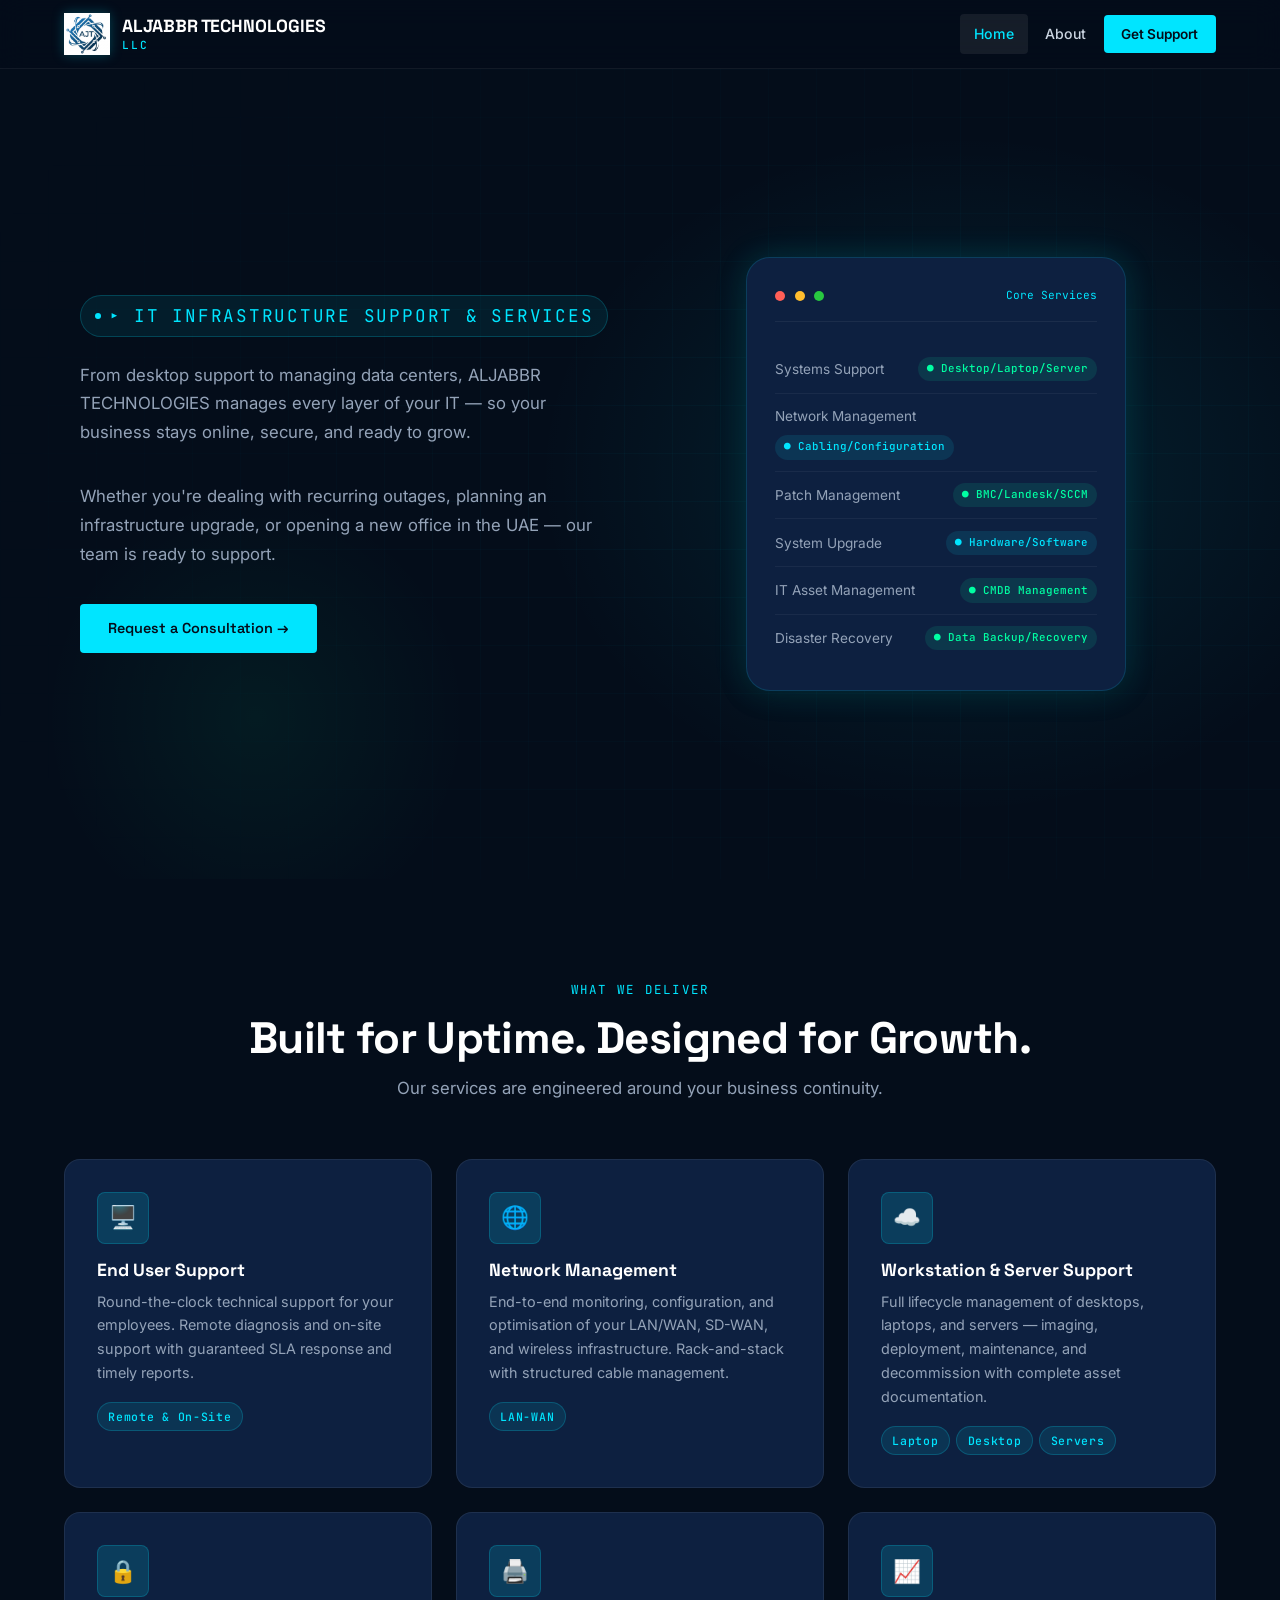
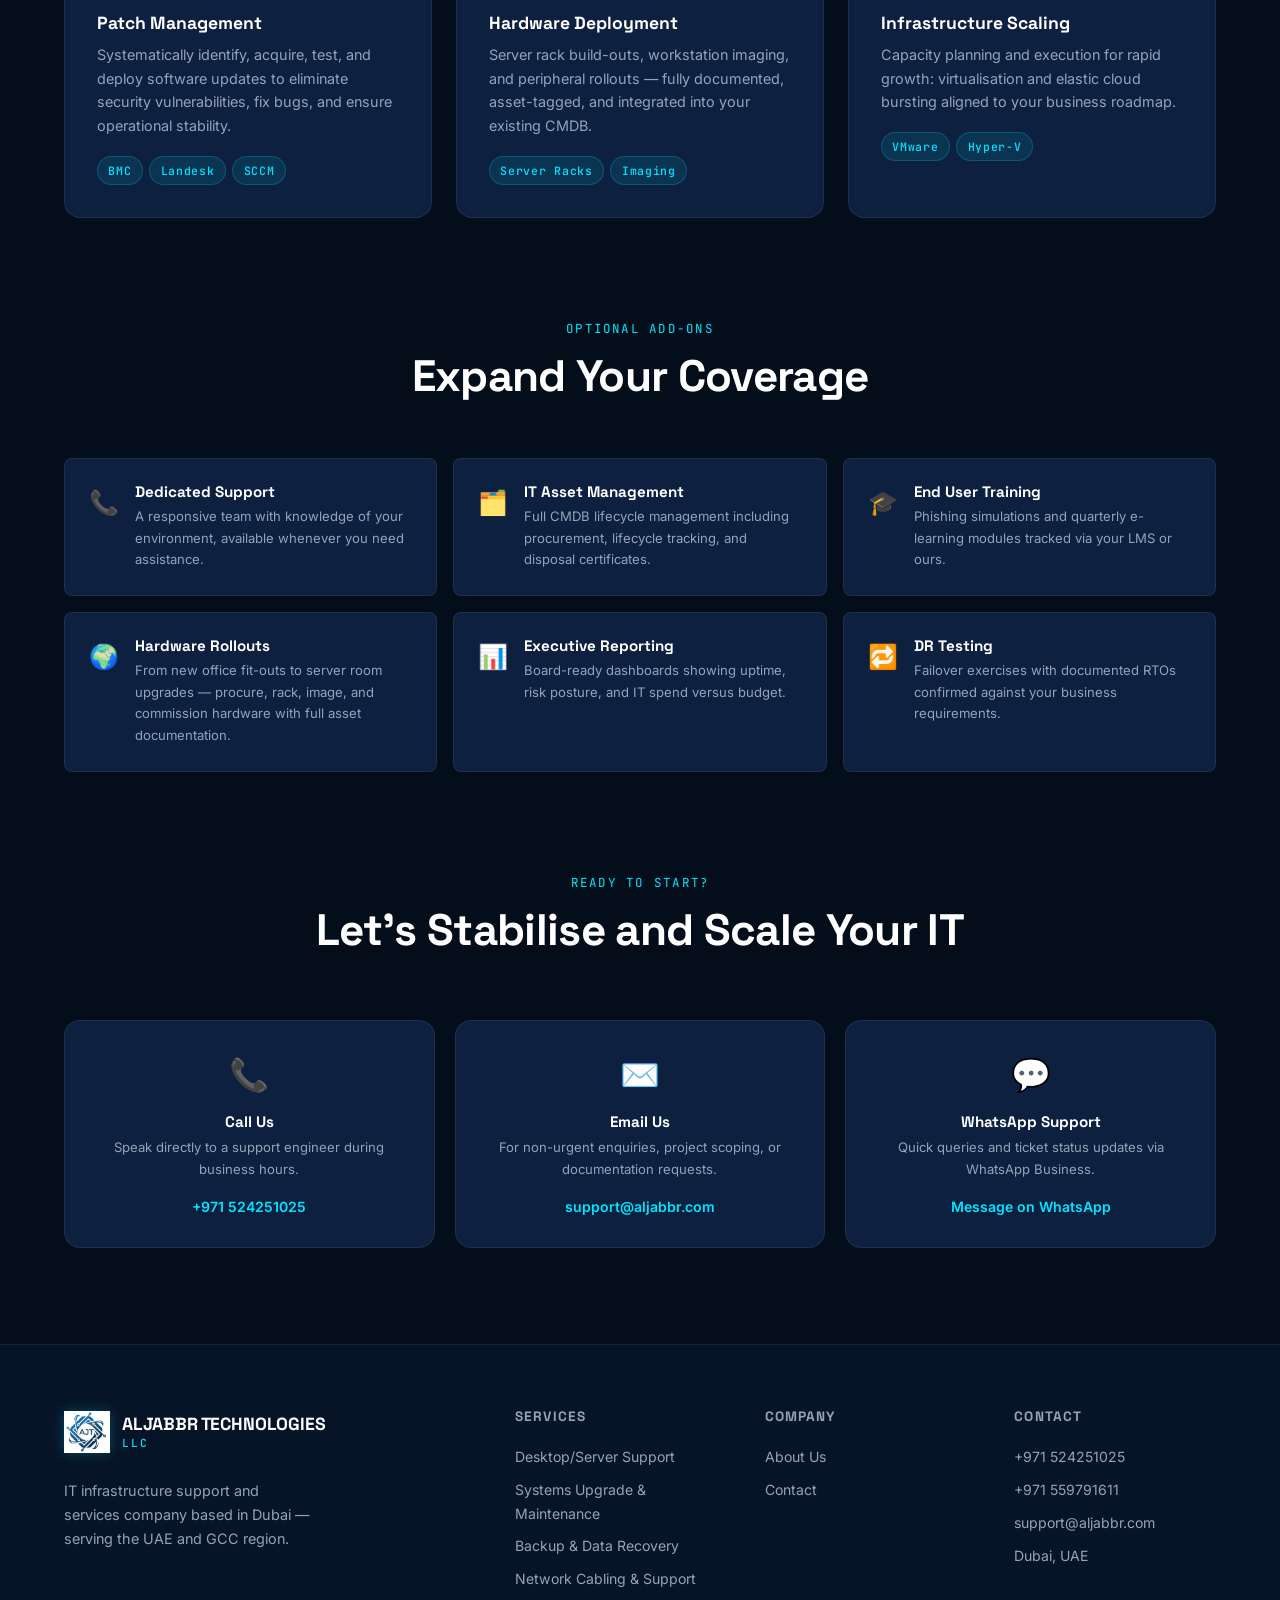
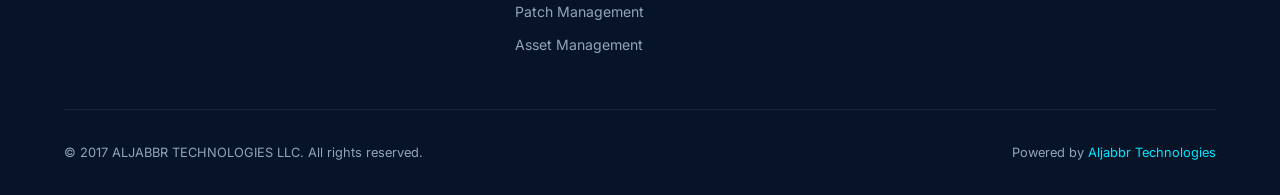
<file: index.html>
<!DOCTYPE html>
<html lang="en">
<head>
  <meta charset="UTF-8" />
  <meta name="viewport" content="width=device-width, initial-scale=1.0" />
  <title>ALJABBR TECHNOLOGIES LLC — IT Infrastructure &amp; Support Services</title>
  <meta name="description" content="Dubai-based IT infrastructure support: Desktop/Server Support, Network Management, Patch Management, and Hardware Deployment." />
  <link rel="stylesheet" href="style.css" />
  <style>
    /* ── Hero ── */
    .hero {
      min-height: 90vh;
      display: flex; align-items: center;
      background: var(--navy-950);
      position: relative; overflow: hidden;
      padding-block: 5rem;
    }
    .hero::before {
      content: '';
      position: absolute; inset: 0;
      background:
        radial-gradient(ellipse 55% 70% at 75% 50%, rgba(0,229,255,.1) 0%, transparent 60%),
        radial-gradient(ellipse 30% 50% at 20% 80%, rgba(0,255,163,.06) 0%, transparent 55%);
      pointer-events: none;
    }
    .hero::after {
      content: '';
      position: absolute; inset: 0;
      background-image: linear-gradient(rgba(0,229,255,.04) 1px, transparent 1px),
                        linear-gradient(90deg, rgba(0,229,255,.04) 1px, transparent 1px);
      background-size: 48px 48px;
      mask-image: radial-gradient(ellipse 80% 80% at 70% 50%, black, transparent);
      -webkit-mask-image: radial-gradient(ellipse 80% 80% at 70% 50%, black, transparent);
      pointer-events: none;
    }
    .hero__inner {
      display: grid; grid-template-columns: 1fr 1fr; gap: 4rem; align-items: center;
      max-width: var(--max-w); margin-inline: auto; padding-inline: 1.5rem;
      position: relative; z-index: 1;
    }
    .hero__badge {
      display: inline-flex; align-items: center; gap: .5rem;
      font-family: var(--font-mono); font-size: 1.1rem;
      color: var(--arc); letter-spacing: .1em;
      background: rgba(0,229,255,.08); border: 1px solid rgba(0,229,255,.2);
      padding: .35rem .85rem; border-radius: 99px;
      margin-bottom: 1.5rem;
    }
    .hero__badge::before {
      content: ''; width: 6px; height: 6px; border-radius: 50%;
      background: var(--arc);
      animation: pulse 2s infinite;
      flex-shrink: 0;
    }
    @keyframes pulse {
      0%,100% { opacity: 1; } 50% { opacity: .3; }
    }
    .hero h1 { margin-bottom: 1.25rem; }
    .hero h1 em {
      font-style: normal;
      background: linear-gradient(135deg, var(--arc), var(--green-accent));
      -webkit-background-clip: text; -webkit-text-fill-color: transparent;
      background-clip: text;
    }
    .hero__sub {
      font-size: 1.05rem; color: var(--slate-400);
      max-width: 48ch; margin-bottom: 2.25rem; line-height: 1.7;
    }
    .hero__actions { display: flex; gap: 1rem; flex-wrap: wrap; }

    /* Hero visual */
    .hero__visual {
      position: relative; display: flex; justify-content: center; align-items: center;
    }
    .hero__panel {
      background: var(--navy-800);
      border: 1px solid rgba(0,229,255,.15);
      border-radius: var(--radius-xl);
      padding: 1.75rem;
      width: 100%; max-width: 380px;
      box-shadow: var(--shadow-glow), var(--shadow-card);
    }
    .hero__panel-head {
      display: flex; align-items: center; gap: .6rem;
      margin-bottom: 1.5rem; padding-bottom: 1rem;
      border-bottom: 1px solid rgba(255,255,255,.06);
    }
    .dot { width: 10px; height: 10px; border-radius: 50%; flex-shrink: 0; }
    .dot-red   { background: #ff5f57; }
    .dot-amber { background: #ffbd2e; }
    .dot-green { background: #28c840; }
    .hero__panel-head span {
      margin-left: auto;
      font-family: var(--font-mono); font-size: .7rem; color: var(--arc);
    }
    .status-row {
      display: flex; align-items: center; justify-content: space-between;
      padding: .7rem 0; border-bottom: 1px solid rgba(255,255,255,.05);
      font-size: .85rem; gap: .5rem; flex-wrap: wrap;
    }
    .status-row:last-of-type { border-bottom: none; }
    .status-row .label { color: var(--slate-400); }
    .status-badge {
      font-family: var(--font-mono); font-size: .68rem;
      padding: .2rem .55rem; border-radius: 99px;
      font-weight: 500; white-space: nowrap; flex-shrink: 0;
    }
    .status-ok  { background: rgba(0,255,163,.1); color: var(--green-accent); }
    .status-act { background: rgba(0,229,255,.1); color: var(--arc); }
    .status-warn{ background: rgba(255,189,46,.1); color: #ffbd2e; }

    /* ── Services strip ── */
    .services-strip { padding-block: 2rem; border-bottom: 1px solid rgba(255,255,255,.06); }
    .services-strip__inner {
      max-width: var(--max-w); margin-inline: auto; padding-inline: 1.5rem;
      display: flex; align-items: center; gap: 2rem; flex-wrap: wrap;
    }
    .services-strip span { font-size: .8rem; color: var(--slate-400); letter-spacing: .06em; text-transform: uppercase; font-family: var(--font-mono); flex-shrink: 0; }
    .services-strip__items { display: flex; gap: 1.5rem; flex-wrap: wrap; }
    .services-strip__item { display: flex; align-items: center; gap: .5rem; font-size: .85rem; color: var(--slate-300); }
    .services-strip__item::before { content: ''; width: 6px; height: 6px; border-radius: 50%; background: var(--arc); flex-shrink: 0; }

    /* ── Core services cards ── */
    .service-card .icon-wrap { margin-bottom: 1rem; }
    .service-card h3 { font-size: 1.1rem; margin-bottom: .6rem; }
    .service-card p { font-size: .9rem; color: var(--slate-400); }
    .service-card__tags { display: flex; gap: .4rem; flex-wrap: wrap; margin-top: 1.1rem; }

    /* ── Why choose us ── */
    .why { background: var(--navy-900); }
    .why__grid { display: grid; grid-template-columns: 1fr 1.1fr; gap: 5rem; align-items: center; }
    .why__list { display: flex; flex-direction: column; gap: 1.25rem; margin-top: 2rem; }
    .why__item { display: flex; gap: 1rem; align-items: flex-start; }
    .why__item-icon {
      width: 40px; height: 40px; border-radius: var(--radius-sm);
      background: var(--arc-glow); border: 1px solid rgba(0,229,255,.2);
      display: flex; align-items: center; justify-content: center;
      font-size: 1.1rem; flex-shrink: 0; margin-top: .1rem;
    }
    .why__item-text h4 { margin-bottom: .3rem; font-size: 1rem; }
    .why__item-text p { font-size: .88rem; color: var(--slate-400); }

    /* ── Add-ons ── */
    .addon-grid { display: grid; grid-template-columns: repeat(3,1fr); gap: 1rem; }
    .addon-card {
      background: var(--navy-800);
      border: 1px solid rgba(255,255,255,.07);
      border-radius: var(--radius-md); padding: 1.5rem;
      display: flex; gap: 1rem; align-items: flex-start;
    }
    .addon-card .icon { font-size: 1.5rem; flex-shrink: 0; }
    .addon-card h4 { font-size: .95rem; margin-bottom: .35rem; }
    .addon-card p { font-size: .82rem; color: var(--slate-400); }

    /* ── CTA band ── */
    .cta-band {
      background: linear-gradient(135deg, var(--navy-800), var(--navy-700));
      border: 1px solid rgba(0,229,255,.12);
      border-radius: var(--radius-xl);
      padding: 3.5rem;
      text-align: center;
      position: relative; overflow: hidden;
    }
    .cta-band::before {
      content: '';
      position: absolute; top: -60px; left: 50%; transform: translateX(-50%);
      width: 300px; height: 200px;
      background: radial-gradient(ellipse, rgba(0,229,255,.12), transparent 70%);
      pointer-events: none;
    }
    .cta-band h2 { margin-bottom: .75rem; }
    .cta-band p { max-width: 50ch; margin: 0 auto 2rem; color: var(--slate-400); }
    .cta-band .btns { display: flex; justify-content: center; gap: 1rem; flex-wrap: wrap; }

 /* ── Ways to reach us ── */
    .reach-grid { display: grid; grid-template-columns: repeat(3,1fr); gap: 1.25rem; margin-top: 4rem; }
    .reach-card {
      background: var(--navy-800); border: 1px solid rgba(255,255,255,.07);
      border-radius: var(--radius-lg); padding: 1.75rem; text-align: center;
      transition: border-color var(--transition), transform var(--transition);
    }
    .reach-card:hover { border-color: rgba(0,229,255,.3); transform: translateY(-3px); }
    .reach-card .icon { font-size: 2rem; display: block; margin-bottom: .75rem; }
    .reach-card h4 { margin-bottom: .4rem; font-size: .95rem; }
    .reach-card p { font-size: .82rem; color: var(--slate-400); margin-bottom: .75rem; }
    .reach-card a { font-size: .88rem; color: var(--arc); font-weight: 600; transition: color var(--transition); }
    .reach-card a:hover { color: var(--arc-dim); }

    /* ── Responsive (page-specific) ── */
    @media (max-width: 900px) {
      .hero__inner { grid-template-columns: 1fr; text-align: center; gap: 3rem; }
      .hero { min-height: auto; padding-block: 4rem 3rem; }
      .hero__sub { margin-inline: auto; }
      .hero__actions { justify-content: center; }
      .hero__visual { justify-content: center; }
      .why__grid { grid-template-columns: 1fr; gap: 3rem; }
      .addon-grid { grid-template-columns: 1fr 1fr; }
      .reach-grid { grid-template-columns: 1fr 1fr; }
    }
    @media (max-width: 600px) {
      .hero { padding-block: 3rem 2.5rem; }
      .hero__panel { max-width: 100%; }
      .addon-grid { grid-template-columns: 1fr; }
      .reach-grid { grid-template-columns: 1fr; }
      .cta-band { padding: 2rem 1.25rem; }
      .cta-band h2 { font-size: 1.5rem; }
    }
    @media (max-width: 480px) {
      .hero__badge { font-size: .65rem; letter-spacing: .07em; }
      .hero__panel { padding: 1.25rem; }
      .status-row { font-size: .78rem; }
    }
  </style>
</head>
<body>

<!-- ══ NAV ══ -->
<nav class="nav">
  <div class="nav__inner">
    <a href="index.html" class="nav__logo" aria-label="ALJABBR TECHNOLOGIES LLC — Home">
      <img src="logo.png" alt="AJT Logo" class="nav__logo-img" width="46" height="46" />
      <div class="nav__brand">ALJABBR TECHNOLOGIES<small>LLC</small></div>
    </a>
    <div class="nav__links" id="navLinks">
      <a href="index.html" class="active">Home</a>
      <a href="about.html">About</a>
      <a href="contact.html" class="nav__cta">Get Support</a>
    </div>
    <button class="nav__toggle" id="navToggle" aria-label="Toggle menu" aria-expanded="false" aria-controls="navLinks">
      <span></span><span></span><span></span>
    </button>
  </div>
</nav>

<!-- ══ HERO ══ -->
<section class="hero">
  <div class="hero__inner">
    <div class="hero__content">
      <div class="hero__badge">▸ IT INFRASTRUCTURE SUPPORT &amp; SERVICES</div>
<!--      <h1>Aljabbr Technologies : <em>IT Support Team Your Business Can Depend On</em></h1>  -->
      <p class="hero__sub">From desktop support to managing data centers, ALJABBR TECHNOLOGIES manages every layer of your IT — so your business stays online, secure, and ready to grow.</p>
<p class="hero__sub">Whether you're dealing with recurring outages, planning an infrastructure upgrade, or opening a new office in the UAE — our team is ready to support.</p>
      <div class="hero__actions">
        <a href="contact.html" class="btn btn-primary">Request a Consultation →</a>
      </div>
    </div>
    <div class="hero__visual">
      <div class="hero__panel">
        <div class="hero__panel-head">
          <div class="dot dot-red"></div>
          <div class="dot dot-amber"></div>
          <div class="dot dot-green"></div>
          <span>Core Services</span>
        </div>
        <div class="status-row">
          <span class="label">Systems Support</span>
          <span class="status-badge status-ok">● Desktop/Laptop/Server</span>
        </div>
        <div class="status-row">
          <span class="label">Network Management</span>
          <span class="status-badge status-act">● Cabling/Configuration</span>
        </div>
        <div class="status-row">
          <span class="label">Patch Management</span>
          <span class="status-badge status-ok">● BMC/Landesk/SCCM</span>
        </div>
        <div class="status-row">
          <span class="label">System Upgrade</span>
          <span class="status-badge status-act">● Hardware/Software</span>
        </div>
        <div class="status-row">
          <span class="label">IT Asset Management</span>
          <span class="status-badge status-ok">● CMDB Management</span>
        </div>
        <div class="status-row">
          <span class="label">Disaster Recovery</span>
          <span class="status-badge status-ok">● Data Backup/Recovery</span>
        </div>
      </div>
    </div>
  </div>
</section>

<!-- ══ CORE SERVICES ══ -->
<section class="section">
  <div class="container">
    <div class="section-head reveal">
      <div class="eyebrow">What We Deliver</div>
      <h2>Built for Uptime. Designed for Growth.</h2>
      <p>Our services are engineered around your business continuity.</p>
    </div>
    <div class="grid-3">
      <div class="card service-card reveal">
        <div class="icon-wrap">🖥️</div>
        <h3>End User Support</h3>
        <p>Round-the-clock technical support for your employees. Remote diagnosis and on-site support with guaranteed SLA response and timely reports.</p>
        <div class="service-card__tags">
          <span class="tag">Remote &amp; On-Site</span>
        </div>
      </div>
      <div class="card service-card reveal">
        <div class="icon-wrap">🌐</div>
        <h3>Network Management</h3>
        <p>End-to-end monitoring, configuration, and optimisation of your LAN/WAN, SD-WAN, and wireless infrastructure. Rack-and-stack with structured cable management.</p>
        <div class="service-card__tags">
          <span class="tag">LAN-WAN</span>
        </div>
      </div>
      <div class="card service-card reveal">
        <div class="icon-wrap">☁️</div>
        <h3>Workstation &amp; Server Support</h3>
        <p>Full lifecycle management of desktops, laptops, and servers — imaging, deployment, maintenance, and decommission with complete asset documentation.</p>
        <div class="service-card__tags">
          <span class="tag">Laptop</span>
          <span class="tag">Desktop</span>
          <span class="tag">Servers</span>
        </div>
      </div>
      <div class="card service-card reveal">
        <div class="icon-wrap">🔒</div>
        <h3>Patch Management</h3>
        <p>Systematically identify, acquire, test, and deploy software updates to eliminate security vulnerabilities, fix bugs, and ensure operational stability.</p>
        <div class="service-card__tags">
          <span class="tag">BMC</span>
          <span class="tag">Landesk</span>
          <span class="tag">SCCM</span>
        </div>
      </div>
      <div class="card service-card reveal">
        <div class="icon-wrap">🖨️</div>
        <h3>Hardware Deployment</h3>
        <p>Server rack build-outs, workstation imaging, and peripheral rollouts — fully documented, asset-tagged, and integrated into your existing CMDB.</p>
        <div class="service-card__tags">
          <span class="tag">Server Racks</span>
          <span class="tag">Imaging</span>
        </div>
      </div>
      <div class="card service-card reveal">
        <div class="icon-wrap">📈</div>
        <h3>Infrastructure Scaling</h3>
        <p>Capacity planning and execution for rapid growth: virtualisation and elastic cloud bursting aligned to your business roadmap.</p>
        <div class="service-card__tags">
          <span class="tag">VMware</span>
          <span class="tag">Hyper-V</span>
        </div>
      </div>
    </div>
  </div>
</section>

<!-- ══ ADD-ONS ══ -->
<section class="section" style="padding-top:0;">
  <div class="container">
    <div class="section-head reveal">
      <div class="eyebrow">Optional Add-Ons</div>
      <h2>Expand Your Coverage</h2>
    </div>
    <div class="addon-grid">
      <div class="addon-card reveal">
        <div class="icon">📞</div>
        <div>
          <h4>Dedicated Support</h4>
          <p>A responsive team with knowledge of your environment, available whenever you need assistance.</p>
        </div>
      </div>
      <div class="addon-card reveal">
        <div class="icon">🗂️</div>
        <div>
          <h4>IT Asset Management</h4>
          <p>Full CMDB lifecycle management including procurement, lifecycle tracking, and disposal certificates.</p>
        </div>
      </div>
      <div class="addon-card reveal">
        <div class="icon">🎓</div>
        <div>
          <h4>End User Training</h4>
          <p>Phishing simulations and quarterly e-learning modules tracked via your LMS or ours.</p>
        </div>
      </div>
      <div class="addon-card reveal">
        <div class="icon">🌍</div>
        <div>
          <h4>Hardware Rollouts</h4>
          <p>From new office fit-outs to server room upgrades — procure, rack, image, and commission hardware with full asset documentation.</p>
        </div>
      </div>
      <div class="addon-card reveal">
        <div class="icon">📊</div>
        <div>
          <h4>Executive Reporting</h4>
          <p>Board-ready dashboards showing uptime, risk posture, and IT spend versus budget.</p>
        </div>
      </div>
      <div class="addon-card reveal">
        <div class="icon">🔁</div>
        <div>
          <h4>DR Testing</h4>
          <p>Failover exercises with documented RTOs confirmed against your business requirements.</p>
        </div>
      </div>
    </div>
  </div>
</section>

<!-- ══ CTA BAND ══ 
<section class="section">
  <div class="container">
    <div class="cta-band reveal">
      <div class="eyebrow">Ready to Start?</div>
      <h2>Let's Stabilise and Scale Your IT</h2>
      <p>Whether you're dealing with recurring outages, planning an infrastructure upgrade, or opening a new office in the UAE — our team is ready to scope a solution.</p>
      <div class="btns">
        <a href="contact.html" class="btn btn-primary">Book a Free Assessment →</a>
      </div>
    </div>
  </div>
</section>
-->
    <!-- Ways to reach us -->
<section class="section" style="padding-top:0;">
  <div class="container">
  <div class="section-head reveal">
      <div class="eyebrow">Ready to Start?</div>
      <h2>Let's Stabilise and Scale Your IT</h2>
 </div>
     <div class="reach-grid reveal">
      <div class="reach-card">
        <span class="icon">📞</span>
        <h4>Call Us</h4>
        <p>Speak directly to a support engineer during business hours.</p>
        <a href="tel:+971524251025">+971 524251025</a>
      </div>
      <div class="reach-card">
        <span class="icon">✉️</span>
        <h4>Email Us</h4>
        <p>For non-urgent enquiries, project scoping, or documentation requests.</p>
        <a href="mailto:support@aljabbr.com">support@aljabbr.com</a>
      </div>
      <div class="reach-card">
        <span class="icon">💬</span>
        <h4>WhatsApp Support</h4>
        <p>Quick queries and ticket status updates via WhatsApp Business.</p>
        <a href="https://wa.me/971524251025" target="_blank" rel="noopener noreferrer">Message on WhatsApp</a>
      </div>
   
    </div>
  </div>
</section>

<!-- ══ FOOTER ══ -->
<footer class="footer">
  <div class="container">
    <div class="footer__grid">
      <div class="footer__brand">
        <a href="index.html" class="nav__logo" style="margin-bottom:.75rem;display:inline-flex;">
          <img src="logo.png" alt="AJT Logo" class="nav__logo-img" />
          <div class="nav__brand">ALJABBR TECHNOLOGIES<small>LLC</small></div>
        </a>
        <p>IT infrastructure support and services company based in Dubai — serving the UAE and GCC region.</p>
      </div>
      <div class="footer__col">
        <h5>Services</h5>
        <a href="index.html">Desktop/Server Support</a>
        <a href="index.html">Systems Upgrade &amp; Maintenance</a>
        <a href="index.html">Backup &amp; Data Recovery</a>
        <a href="index.html">Network Cabling &amp; Support</a>
        <a href="index.html">Patch Management</a>
        <a href="index.html">Asset Management</a>
      </div>
      <div class="footer__col">
        <h5>Company</h5>
        <a href="about.html">About Us</a>
        <a href="contact.html">Contact</a>
      </div>
      <div class="footer__col">
        <h5>Contact</h5>
        <a href="tel:+971524251025">+971 524251025</a>
        <a href="tel:+971559791611">+971 559791611</a>
        <a href="mailto:support@aljabbr.com">support@aljabbr.com</a>
        <a href="contact.html">Dubai, UAE</a>
      </div>
    </div>
    <div class="footer__bottom">
      <span>© 2017 ALJABBR TECHNOLOGIES LLC. All rights reserved.</span>
      <span>Powered by <span class="arc">Aljabbr Technologies</span></span>
    </div>
  </div>
</footer>

<script src="main.js"></script>
</body>
</html>
</file>
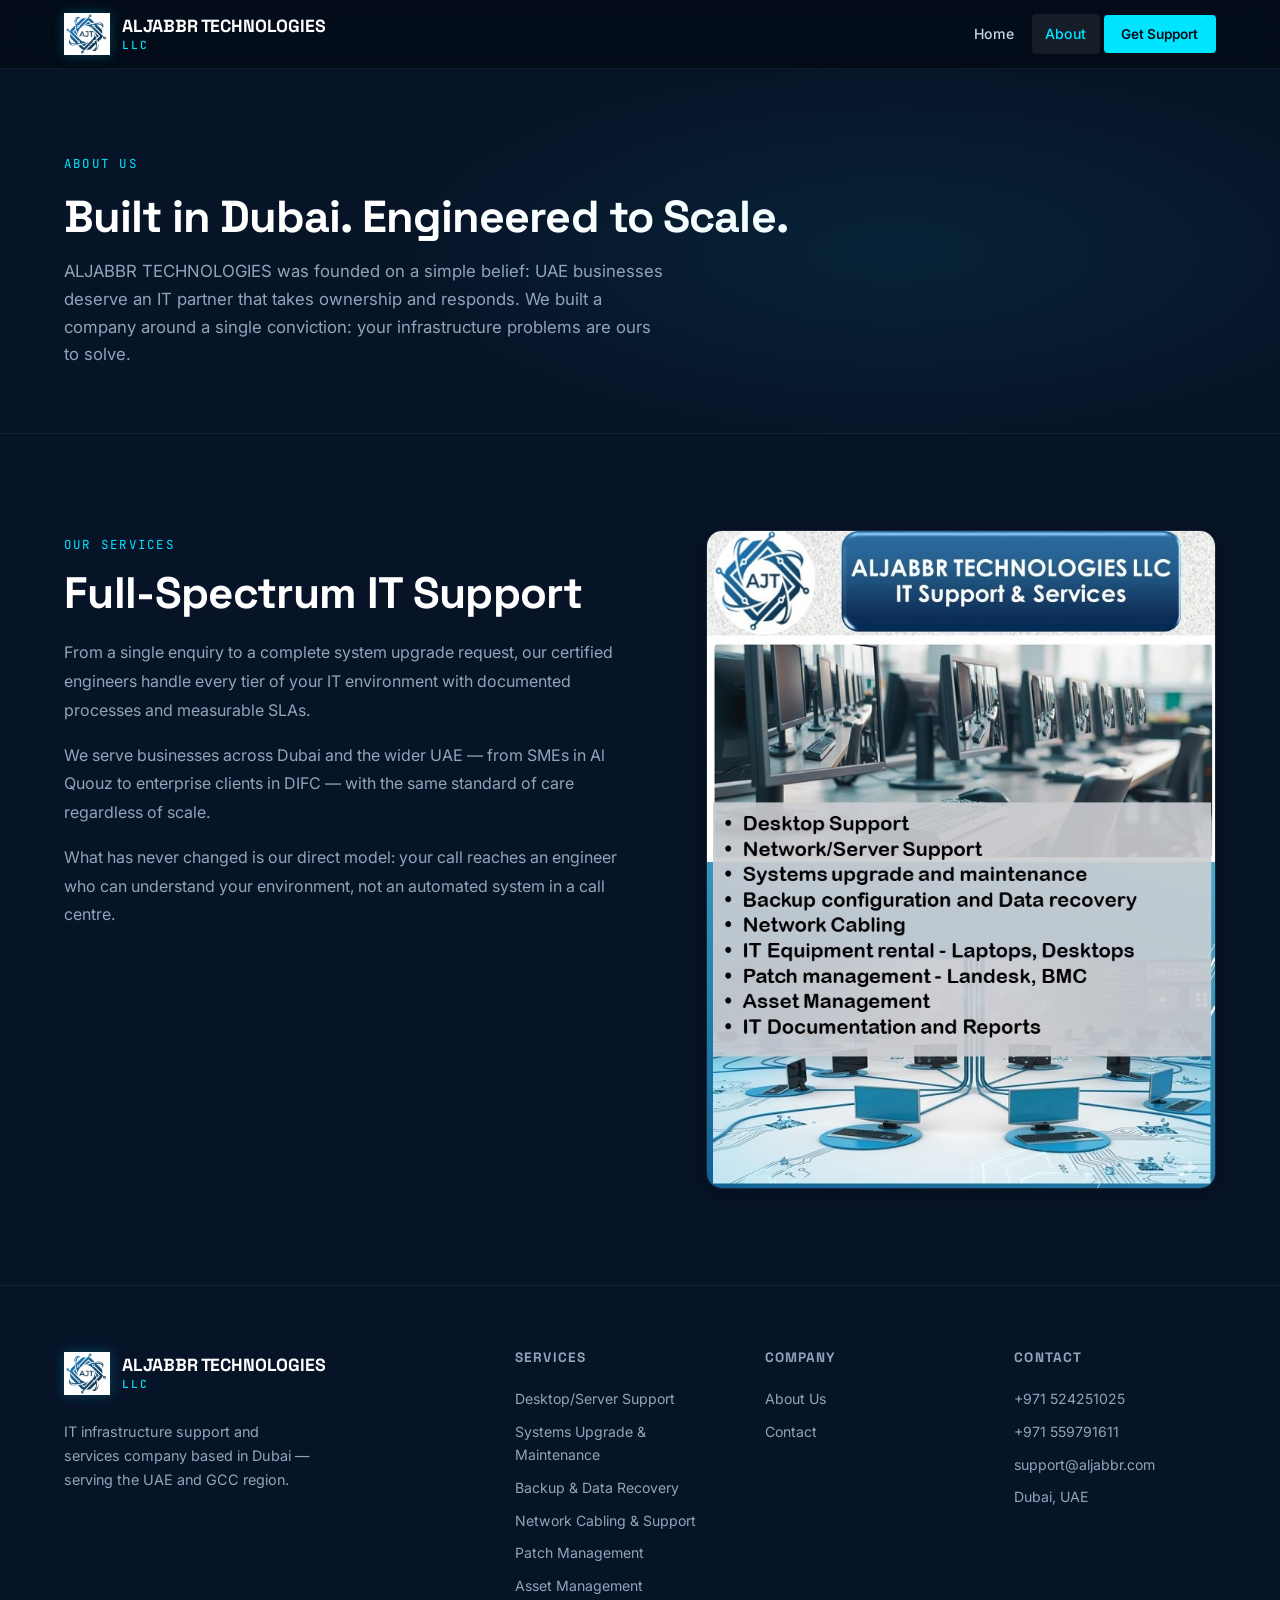
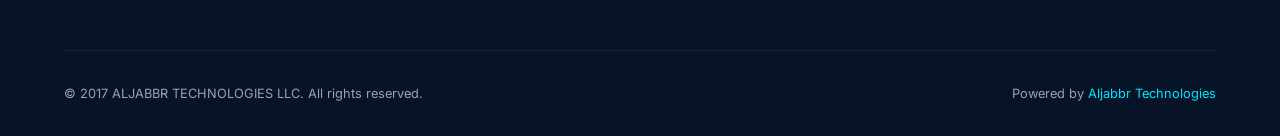
<file: about.html>
<!DOCTYPE html>
<html lang="en">
<head>
  <meta charset="UTF-8" />
  <meta name="viewport" content="width=device-width, initial-scale=1.0" />
  <title>About — ALJABBR TECHNOLOGIES LLC</title>
  <meta name="description" content="Learn about ALJABBR TECHNOLOGIES LLC — IT support and services based in Dubai, UAE." />
  <link rel="stylesheet" href="style.css" />
  <style>
    /* ── Story section ── */
    .story { background: var(--navy-900); }
    .story__grid { display: grid; grid-template-columns: 1.1fr 1fr; gap: 5rem; align-items: start; }
    .story__content .eyebrow { margin-bottom: .75rem; }
    .story__content h2 { margin-bottom: 1.25rem; }
    .story__content p { color: var(--slate-400); margin-bottom: 1rem; line-height: 1.8; }

    /* ── Values ── */
    .values-grid { display: grid; grid-template-columns: repeat(3,1fr); gap: 1.5rem; }
    .value-card {
      background: var(--navy-800);
      border: 1px solid rgba(255,255,255,.07);
      border-radius: var(--radius-lg); padding: 2rem;
    }
    .value-card .num {
      font-family: var(--font-mono); font-size: 2.2rem; font-weight: 700;
      color: rgba(0,229,255,.15); line-height: 1; margin-bottom: .75rem;
    }
    .value-card h3 { font-size: 1.1rem; margin-bottom: .6rem; }
    .value-card p { font-size: .88rem; color: var(--slate-400); }

    /* ── Methodology ── */
    .method { background: var(--navy-900); }
    .method-steps { display: flex; flex-direction: column; gap: 0; margin-top: 3rem; }
    .method-step {
      display: grid; grid-template-columns: 80px 1fr;
      gap: 2rem; align-items: start;
      padding-block: 2.5rem;
      border-bottom: 1px solid rgba(255,255,255,.06);
    }
    .method-step:last-child { border-bottom: none; }
    .method-step__num {
      font-family: var(--font-display); font-size: 3rem; font-weight: 700;
      color: rgba(0,229,255,.12); line-height: 1;
    }
    .method-step__body h3 { margin-bottom: .6rem; }
    .method-step__body p { color: var(--slate-400); font-size: .95rem; line-height: 1.75; }
    .method-step__body .tag-row { display: flex; gap: .4rem; flex-wrap: wrap; margin-top: 1rem; }

    /* ── Responsive ── */
    @media (max-width: 900px) {
      .story__grid { grid-template-columns: 1fr; gap: 3rem; }
      .values-grid { grid-template-columns: 1fr 1fr; }
      .method-step { grid-template-columns: 50px 1fr; gap: 1.25rem; }
      .method-step__num { font-size: 2rem; }
    }
    @media (max-width: 600px) {
      .values-grid { grid-template-columns: 1fr; }
      .story__content h2 { font-size: 1.5rem; }
    }
    @media (max-width: 480px) {
      .method-step { grid-template-columns: 1fr; gap: .75rem; padding-block: 1.75rem; }
      .method-step__num { font-size: 1.6rem; }
      .value-card { padding: 1.5rem; }
    }
  </style>
</head>
<body>

<nav class="nav">
  <div class="nav__inner">
    <a href="index.html" class="nav__logo" aria-label="ALJABBR TECHNOLOGIES LLC — Home">
      <img src="logo.png" alt="AJT Logo" class="nav__logo-img" width="46" height="46" />
      <div class="nav__brand">ALJABBR TECHNOLOGIES<small>LLC</small></div>
    </a>
    <div class="nav__links" id="navLinks">
      <a href="index.html">Home</a>
      <a href="about.html" class="active">About</a>
      <a href="contact.html" class="nav__cta">Get Support</a>
    </div>
    <button class="nav__toggle" id="navToggle" aria-label="Toggle menu" aria-expanded="false" aria-controls="navLinks">
      <span></span><span></span><span></span>
    </button>
  </div>
</nav>

<!-- ── Page Hero ── -->
<section class="page-hero">
  <div class="container">
    <div class="eyebrow">About Us</div>
    <h1>Built in Dubai. Engineered to Scale.</h1>
    <p>ALJABBR TECHNOLOGIES was founded on a simple belief: UAE businesses deserve an IT partner that takes ownership and responds. We built a company around a single conviction: your infrastructure problems are ours to solve.</p>
  </div>
</section>

<!-- ══ STORY / SERVICES ══ -->
<section class="section story">
  <div class="container">
    <div class="story__grid">
      <div class="story__content reveal">
        <div class="eyebrow">Our Services</div>
        <h2>Full-Spectrum IT Support</h2>
        <p>From a single enquiry to a complete system upgrade request, our certified engineers handle every tier of your IT environment with documented processes and measurable SLAs.</p>
        <p>We serve businesses across Dubai and the wider UAE — from SMEs in Al Quouz to enterprise clients in DIFC — with the same standard of care regardless of scale.</p>
        <p>What has never changed is our direct model: your call reaches an engineer who can understand your environment, not an automated system in a call centre.</p>
      </div>
      <!-- Services flyer image -->
      <div class="so-visual reveal">
        <div class="so-img-wrap">
          <img
            src="AljabbrTech.jpg"
            alt="ALJABBR TECHNOLOGIES — IT Support &amp; Services overview"
            class="so-img"
            loading="lazy"
          />
        </div>
      </div>
    </div>
  </div>
</section>

<!-- ══ FOOTER ══ -->
<footer class="footer">
  <div class="container">
    <div class="footer__grid">
      <div class="footer__brand">
        <a href="index.html" class="nav__logo" style="margin-bottom:.75rem;display:inline-flex;">
          <img src="logo.png" alt="AJT Logo" class="nav__logo-img" />
          <div class="nav__brand">ALJABBR TECHNOLOGIES<small>LLC</small></div>
        </a>
        <p>IT infrastructure support and services company based in Dubai — serving the UAE and GCC region.</p>
      </div>
      <div class="footer__col">
        <h5>Services</h5>
        <a href="index.html">Desktop/Server Support</a>
        <a href="index.html">Systems Upgrade &amp; Maintenance</a>
        <a href="index.html">Backup &amp; Data Recovery</a>
        <a href="index.html">Network Cabling &amp; Support</a>
        <a href="index.html">Patch Management</a>
        <a href="index.html">Asset Management</a>
      </div>
      <div class="footer__col">
        <h5>Company</h5>
        <a href="about.html">About Us</a>
        <a href="contact.html">Contact</a>
      </div>
      <div class="footer__col">
        <h5>Contact</h5>
        <a href="tel:+971524251025">+971 524251025</a>
        <a href="tel:+971559791611">+971 559791611</a>
        <a href="mailto:support@aljabbr.com">support@aljabbr.com</a>
        <a href="contact.html">Dubai, UAE</a>
      </div>
    </div>
    <div class="footer__bottom">
      <span>© 2017 ALJABBR TECHNOLOGIES LLC. All rights reserved.</span>
      <span>Powered by <span class="arc">Aljabbr Technologies</span></span>
    </div>
  </div>
</footer>

<script src="main.js"></script>
</body>
</html>
</file>
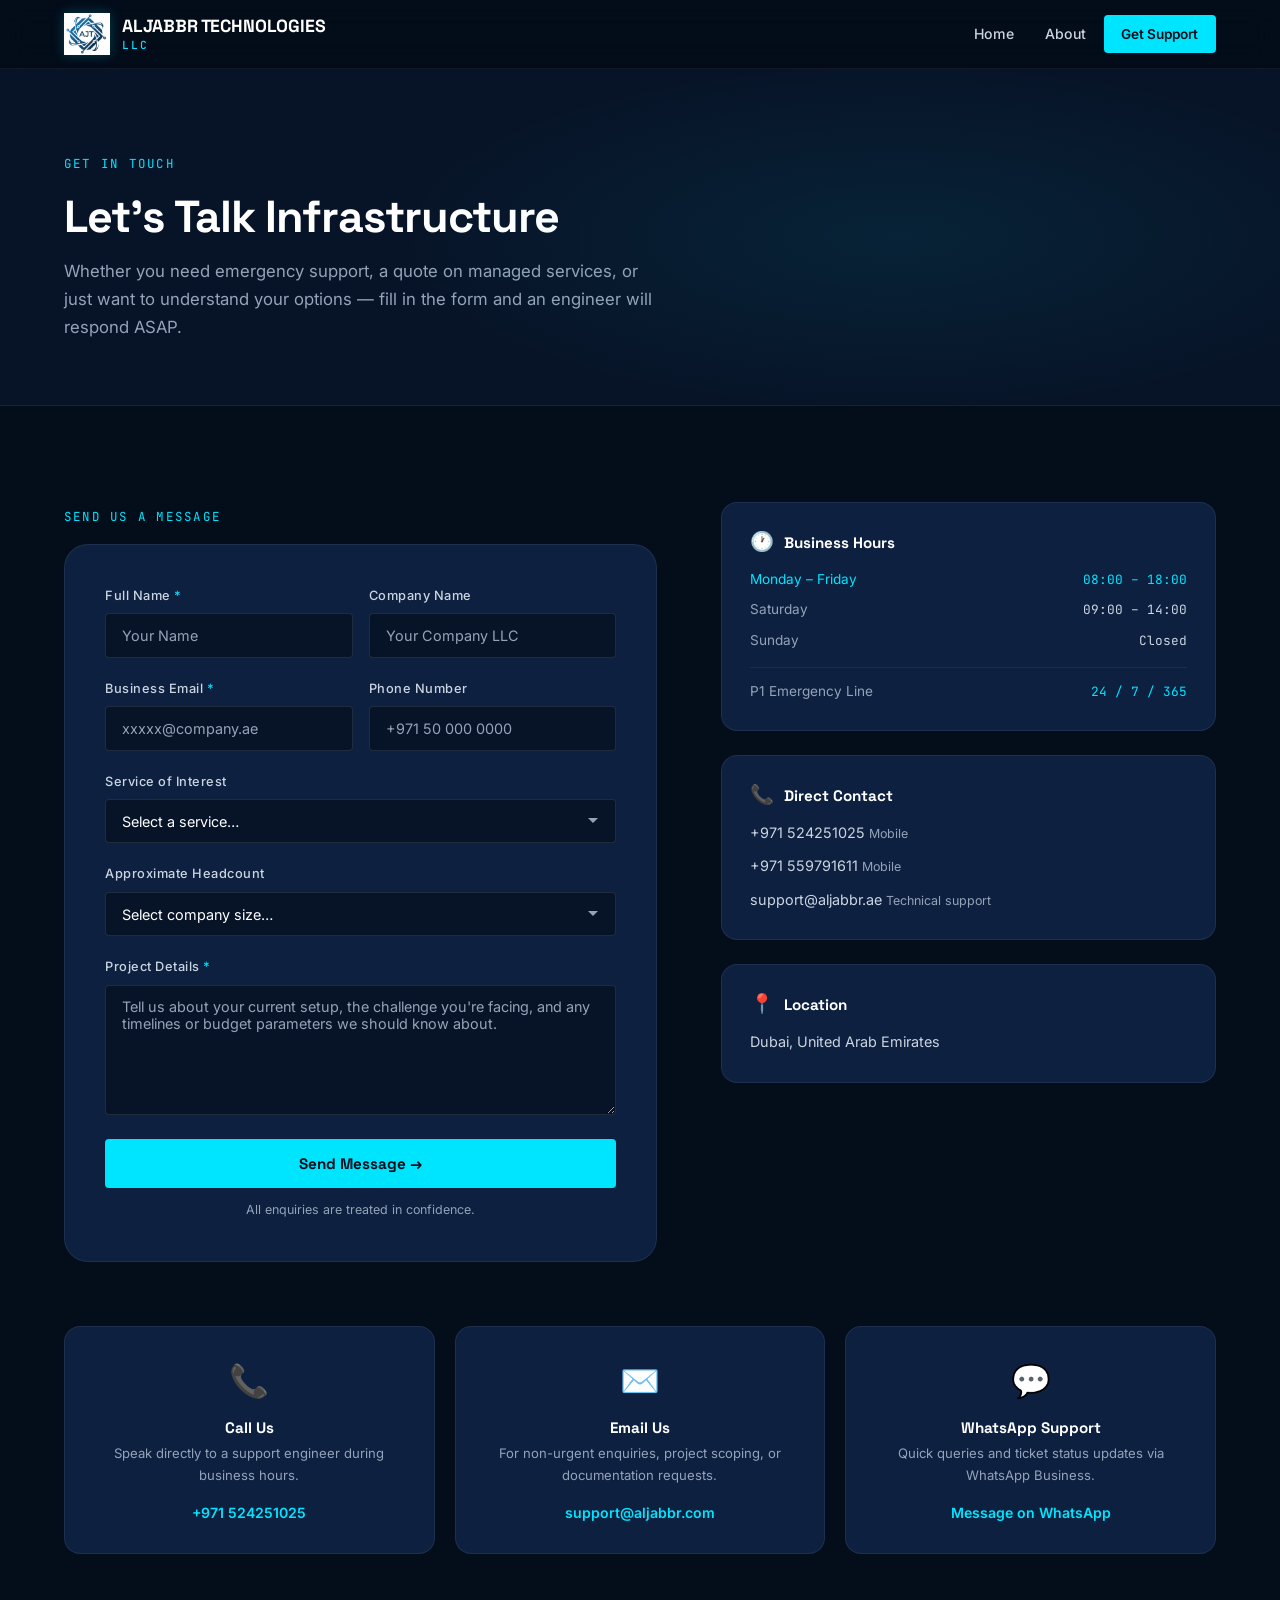
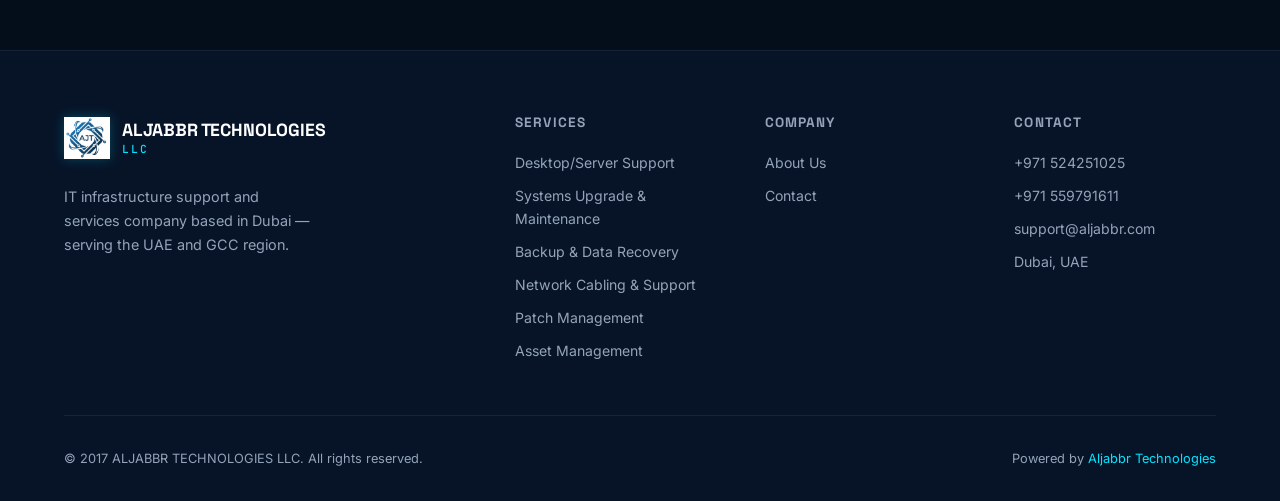
<file: contact.html>
<!DOCTYPE html>
<html lang="en">
<head>
  <meta charset="UTF-8" />
  <meta name="viewport" content="width=device-width, initial-scale=1.0" />
  <title>Contact — ALJABBR TECHNOLOGIES LLC</title>
  <meta name="description" content="Get in touch with ALJABBR TECHNOLOGIES LLC, Dubai. 24/7 IT support and project enquiries." />
  <link rel="stylesheet" href="style.css" />
  <style>
    /* ── Contact layout ── */
    .contact-grid {
      display: grid; grid-template-columns: 1.2fr 1fr; gap: 4rem; align-items: start;
    }

    /* ── Form ── */
    .contact-form-wrap {
      background: var(--navy-800); border: 1px solid rgba(255,255,255,.07);
      border-radius: var(--radius-xl); padding: 2.5rem;
    }
    .form-row { display: grid; grid-template-columns: 1fr 1fr; gap: 1rem; }
    .form-group { display: flex; flex-direction: column; gap: .45rem; margin-bottom: 1.25rem; }
    .form-group:last-of-type { margin-bottom: 0; }
    .form-group label {
      font-size: .8rem; font-weight: 500; color: var(--slate-300);
      letter-spacing: .04em;
    }
    .form-group label span { color: var(--arc); }
    .form-control {
      background: var(--navy-900); border: 1px solid rgba(255,255,255,.1);
      border-radius: var(--radius-sm); padding: .8rem 1rem;
      color: var(--white); font-size: .9rem;
      transition: border-color var(--transition), box-shadow var(--transition);
      outline: none; width: 100%;
      -webkit-appearance: none; appearance: none;
    }
    .form-control::placeholder { color: var(--slate-400); }
    .form-control:focus {
      border-color: rgba(0,229,255,.5);
      box-shadow: 0 0 0 3px rgba(0,229,255,.08);
    }
    select.form-control { cursor: pointer; background-image: url("data:image/svg+xml,%3Csvg xmlns='http://www.w3.org/2000/svg' width='12' height='8' viewBox='0 0 12 8'%3E%3Cpath fill='%2394a3b8' d='M1 1l5 5 5-5'/%3E%3C/svg%3E"); background-repeat: no-repeat; background-position: right 1rem center; padding-right: 2.5rem; }
    textarea.form-control { resize: vertical; min-height: 130px; }
    .form-submit {
      width: 100%; padding: .95rem; margin-top: 1.5rem;
      font-family: var(--font-display); font-size: .95rem; font-weight: 700;
      background: var(--arc); color: var(--navy-950);
      border-radius: var(--radius-sm); cursor: pointer; border: none;
      transition: all var(--transition);
    }
    .form-submit:hover:not(:disabled) { background: var(--arc-dim); transform: translateY(-2px); box-shadow: 0 8px 24px rgba(0,229,255,.3); }
    .form-submit:disabled { opacity: .7; cursor: wait; }
    .form-note { font-size: .78rem; color: var(--slate-400); margin-top: .75rem; text-align: center; }

    /* ── Contact sidebar ── */
    .contact-info { display: flex; flex-direction: column; gap: 1.5rem; }
    .contact-block {
      background: var(--navy-800); border: 1px solid rgba(255,255,255,.07);
      border-radius: var(--radius-lg); padding: 1.75rem;
    }
    .contact-block h4 { font-size: .95rem; margin-bottom: .9rem; display: flex; align-items: center; gap: .6rem; }
    .contact-block h4 span { font-size: 1.2rem; }
    .contact-detail { display: flex; flex-direction: column; gap: .6rem; }
    .contact-detail a, .contact-detail p {
      font-size: .9rem; color: var(--slate-300);
      transition: color var(--transition);
    }
    .contact-detail a:hover { color: var(--arc); }
    .contact-detail .sub { font-size: .78rem; color: var(--slate-400); }
    .hours-grid { display: grid; gap: .5rem; }
    .hours-row { display: flex; justify-content: space-between; font-size: .85rem; gap: .75rem; flex-wrap: wrap; align-items: baseline; }
    .hours-row .day { color: var(--slate-400); }
    .hours-row .time { color: var(--slate-300); font-family: var(--font-mono); font-size: .8rem; white-space: nowrap; }
    .hours-row.highlight .day,
    .hours-row.highlight .time { color: var(--arc); }

    /* ── Ways to reach us ── */
    .reach-grid { display: grid; grid-template-columns: repeat(3,1fr); gap: 1.25rem; margin-top: 4rem; }
    .reach-card {
      background: var(--navy-800); border: 1px solid rgba(255,255,255,.07);
      border-radius: var(--radius-lg); padding: 1.75rem; text-align: center;
      transition: border-color var(--transition), transform var(--transition);
    }
    .reach-card:hover { border-color: rgba(0,229,255,.3); transform: translateY(-3px); }
    .reach-card .icon { font-size: 2rem; display: block; margin-bottom: .75rem; }
    .reach-card h4 { margin-bottom: .4rem; font-size: .95rem; }
    .reach-card p { font-size: .82rem; color: var(--slate-400); margin-bottom: .75rem; }
    .reach-card a { font-size: .88rem; color: var(--arc); font-weight: 600; transition: color var(--transition); }
    .reach-card a:hover { color: var(--arc-dim); }

    /* ── Responsive ── */
    @media (max-width: 900px) {
      .contact-grid { grid-template-columns: 1fr; }
      .form-row { grid-template-columns: 1fr; }
      .reach-grid { grid-template-columns: 1fr 1fr; }
    }
    @media (max-width: 600px) {
      .reach-grid { grid-template-columns: 1fr; }
      .contact-form-wrap { padding: 1.25rem; }
      .hours-row { font-size: .8rem; }
    }
    @media (max-width: 480px) {
      .contact-form-wrap { padding: 1rem; }
      .form-control { font-size: .85rem; }
      .form-submit { font-size: .88rem; padding: .85rem; }
    }
  </style>
</head>
<body>

<nav class="nav">
  <div class="nav__inner">
    <a href="index.html" class="nav__logo" aria-label="ALJABBR TECHNOLOGIES LLC — Home">
      <img src="logo.png" alt="AJT Logo" class="nav__logo-img" width="46" height="46" />
      <div class="nav__brand">ALJABBR TECHNOLOGIES<small>LLC</small></div>
    </a>
    <div class="nav__links" id="navLinks">
      <a href="index.html">Home</a>
      <a href="about.html">About</a>
      <a href="contact.html" class="nav__cta active">Get Support</a>
    </div>
    <button class="nav__toggle" id="navToggle" aria-label="Toggle menu" aria-expanded="false" aria-controls="navLinks">
      <span></span><span></span><span></span>
    </button>
  </div>
</nav>

<!-- ── Page Hero ── -->
<section class="page-hero">
  <div class="container">
    <div class="eyebrow">Get In Touch</div>
    <h1>Let's Talk Infrastructure</h1>
    <p>Whether you need emergency support, a quote on managed services, or just want to understand your options — fill in the form and an engineer will respond ASAP.</p>
  </div>
</section>

<!-- ══ CONTACT FORM + INFO ══ -->
<section class="section">
  <div class="container">
    <div class="contact-grid">

      <!-- Form -->
      <div class="reveal">
        <div class="eyebrow" style="margin-bottom:1rem;">Send Us a Message</div>
        <div class="contact-form-wrap">
          <form id="contactForm" novalidate>
            <div class="form-row">
              <div class="form-group">
                <label for="name">Full Name <span>*</span></label>
                <input type="text" id="name" name="name" class="form-control" placeholder="Your Name" required />
              </div>
              <div class="form-group">
                <label for="company">Company Name</label>
                <input type="text" id="company" name="company" class="form-control" placeholder="Your Company LLC" />
              </div>
            </div>
            <div class="form-row">
              <div class="form-group">
                <label for="email">Business Email <span>*</span></label>
                <input type="email" id="email" name="email" class="form-control" placeholder="xxxxx@company.ae" required />
              </div>
              <div class="form-group">
                <label for="phone">Phone Number</label>
                <input type="tel" id="phone" name="phone" class="form-control" placeholder="+971 50 000 0000" />
              </div>
            </div>
            <div class="form-group">
              <label for="service">Service of Interest</label>
              <select id="service" name="service" class="form-control">
                <option value="" disabled selected>Select a service…</option>
                <option>Managed IT / Helpdesk</option>
                <option>Workstation / Server Management</option>
                <option>Network Management</option>
                <option>Asset Management</option>
                <option>Hardware Deployment</option>
                <option>Infrastructure Scaling</option>
                <option>Emergency / Incident Support</option>
                <option>General Enquiry</option>
              </select>
            </div>
            <div class="form-group">
              <label for="headcount">Approximate Headcount</label>
              <select id="headcount" name="headcount" class="form-control">
                <option value="" disabled selected>Select company size…</option>
                <option>1–25 employees</option>
                <option>26–100 employees</option>
                <option>101–500 employees</option>
                <option>500+ employees</option>
              </select>
            </div>
            <div class="form-group">
              <label for="message">Project Details <span>*</span></label>
              <textarea id="message" name="message" class="form-control" placeholder="Tell us about your current setup, the challenge you're facing, and any timelines or budget parameters we should know about." required></textarea>
            </div>
            <button type="submit" class="form-submit">Send Message →</button>
            <p class="form-note">All enquiries are treated in confidence.</p>
          </form>
        </div>
      </div>

      <!-- Sidebar -->
      <div class="contact-info reveal">
        <div class="contact-block">
          <h4><span>🕐</span> Business Hours</h4>
          <div class="hours-grid">
            <div class="hours-row highlight">
              <span class="day">Monday – Friday</span>
              <span class="time">08:00 – 18:00</span>
            </div>
            <div class="hours-row">
              <span class="day">Saturday</span>
              <span class="time">09:00 – 14:00</span>
            </div>
            <div class="hours-row">
              <span class="day">Sunday</span>
              <span class="time">Closed</span>
            </div>
            <div class="hours-row" style="margin-top:.5rem; padding-top:.75rem; border-top:1px solid rgba(255,255,255,.06);">
              <span class="day">P1 Emergency Line</span>
              <span class="time" style="color:var(--arc);">24 / 7 / 365</span>
            </div>
          </div>
        </div>

        <div class="contact-block">
          <h4><span>📞</span> Direct Contact</h4>
          <div class="contact-detail">
            <a href="tel:+971524251025">+971 524251025 <span class="sub">Mobile</span></a>
            <a href="tel:+971559791611">+971 559791611 <span class="sub">Mobile</span></a>
            <a href="mailto:support@aljabbr.ae">support@aljabbr.ae <span class="sub">Technical support</span></a>
          </div>
        </div>

        <div class="contact-block">
          <h4><span>📍</span> Location</h4>
          <div class="contact-detail">
            <p>Dubai, United Arab Emirates</p>
          </div>
        </div>
      </div>
    </div>

    <!-- Ways to reach us -->
    <div class="reach-grid reveal">
      <div class="reach-card">
        <span class="icon">📞</span>
        <h4>Call Us</h4>
        <p>Speak directly to a support engineer during business hours.</p>
        <a href="tel:+971524251025">+971 524251025</a>
      </div>
      <div class="reach-card">
        <span class="icon">✉️</span>
        <h4>Email Us</h4>
        <p>For non-urgent enquiries, project scoping, or documentation requests.</p>
        <a href="mailto:support@aljabbr.com">support@aljabbr.com</a>
      </div>
      <div class="reach-card">
        <span class="icon">💬</span>
        <h4>WhatsApp Support</h4>
        <p>Quick queries and ticket status updates via WhatsApp Business.</p>
        <a href="https://wa.me/971524251025" target="_blank" rel="noopener noreferrer">Message on WhatsApp</a>
      </div>
    </div>
  </div>
</section>

<!-- ══ FOOTER ══ -->
<footer class="footer">
  <div class="container">
    <div class="footer__grid">
      <div class="footer__brand">
        <a href="index.html" class="nav__logo" style="margin-bottom:.75rem;display:inline-flex;">
          <img src="logo.png" alt="AJT Logo" class="nav__logo-img" />
          <div class="nav__brand">ALJABBR TECHNOLOGIES<small>LLC</small></div>
        </a>
        <p>IT infrastructure support and services company based in Dubai — serving the UAE and GCC region.</p>
      </div>
      <div class="footer__col">
        <h5>Services</h5>
        <a href="index.html">Desktop/Server Support</a>
        <a href="index.html">Systems Upgrade &amp; Maintenance</a>
        <a href="index.html">Backup &amp; Data Recovery</a>
        <a href="index.html">Network Cabling &amp; Support</a>
        <a href="index.html">Patch Management</a>
        <a href="index.html">Asset Management</a>
      </div>
      <div class="footer__col">
        <h5>Company</h5>
        <a href="about.html">About Us</a>
        <a href="contact.html">Contact</a>
      </div>
      <div class="footer__col">
        <h5>Contact</h5>
        <a href="tel:+971524251025">+971 524251025</a>
        <a href="tel:+971559791611">+971 559791611</a>
        <a href="mailto:support@aljabbr.com">support@aljabbr.com</a>
        <a href="contact.html">Dubai, UAE</a>
      </div>
    </div>
    <div class="footer__bottom">
      <span>© 2017 ALJABBR TECHNOLOGIES LLC. All rights reserved.</span>
      <span>Powered by <span class="arc">Aljabbr Technologies</span></span>
    </div>
  </div>
</footer>

<script src="main.js"></script>
</body>
</html>
</file>
<file: style.css>
/* =============================================
   ALJABBR TECHNOLOGIES LLC — Global Stylesheet
   ============================================= */

@import url('https://fonts.googleapis.com/css2?family=Space+Grotesk:wght@300;400;500;600;700&family=Inter:wght@300;400;500;600&family=JetBrains+Mono:wght@400;500&display=swap');

/* ── Design Tokens ── */
:root {
  --navy-950:    #040d1a;
  --navy-900:    #071428;
  --navy-800:    #0d2040;
  --navy-700:    #102b55;
  --navy-600:    #143566;
  --slate-400:   #94a3b8;
  --slate-300:   #cbd5e1;
  --slate-200:   #e2e8f0;
  --slate-100:   #f1f5f9;
  --white:       #ffffff;
  --arc:         #00e5ff;
  --arc-dim:     #00b8cc;
  --arc-glow:    rgba(0,229,255,.15);
  --green-accent:#00ffa3;
  --danger:      #ff4d6d;

  --font-display: 'Space Grotesk', sans-serif;
  --font-body:    'Inter', sans-serif;
  --font-mono:    'JetBrains Mono', monospace;

  --radius-sm: 4px;
  --radius-md: 8px;
  --radius-lg: 16px;
  --radius-xl: 24px;

  --shadow-card: 0 4px 24px rgba(0,0,0,.35);
  --shadow-glow: 0 0 32px rgba(0,229,255,.18);

  --transition: 220ms cubic-bezier(.4,0,.2,1);
  --max-w: 1200px;
}

/* ── Reset ── */
*, *::before, *::after { box-sizing: border-box; margin: 0; padding: 0; }
html { scroll-behavior: smooth; font-size: 16px; }
body {
  font-family: var(--font-body);
  background: var(--navy-950);
  color: var(--slate-300);
  line-height: 1.65;
  -webkit-font-smoothing: antialiased;
}
img { display: block; max-width: 100%; }
a { color: inherit; text-decoration: none; }
ul, ol { list-style: none; }
button { cursor: pointer; font-family: inherit; border: none; background: none; }
input, textarea, select { font-family: inherit; }

/* ── Typography ── */
h1,h2,h3,h4,h5 { font-family: var(--font-display); color: var(--white); line-height: 1.15; font-weight: 700; }
h1 { font-size: clamp(2rem, 5vw, 2.8rem); letter-spacing: -.02em; }
h2 { font-size: clamp(1.6rem, 3.5vw, 2.75rem); letter-spacing: -.015em; }
h3 { font-size: clamp(1.1rem, 2vw, 1.5rem); }
h4 { font-size: 1.1rem; }
p  { color: var(--slate-300); }

.eyebrow {
  font-family: var(--font-mono);
  font-size: .78rem;
  letter-spacing: .18em;
  text-transform: uppercase;
  color: var(--arc);
  display: inline-block;
  margin-bottom: .75rem;
}

/* ── Layout ── */
.container { max-width: var(--max-w); margin-inline: auto; padding-inline: 1.5rem; }
.section    { padding-block: 6rem; }
.section-sm { padding-block: 3.5rem; }

/* ── Navigation ── */
.nav {
  position: sticky; top: 0; z-index: 100;
  background: rgba(4,13,26,.92);
  backdrop-filter: blur(14px);
  -webkit-backdrop-filter: blur(14px);
  border-bottom: 1px solid rgba(255,255,255,.06);
}
.nav__inner {
  display: flex; align-items: center; justify-content: space-between;
  height: 68px; max-width: var(--max-w); margin-inline: auto; padding-inline: 1.5rem;
  gap: 1rem;
}
.nav__logo {
  display: flex; align-items: center; gap: .75rem;
  text-decoration: none; flex-shrink: 0;
}
.nav__logo-img {
  width: 46px; height: 46px;
  object-fit: contain;
  flex-shrink: 0;
  filter: drop-shadow(0 0 6px rgba(0,229,255,.25));
  transition: filter var(--transition), transform var(--transition);
}
.nav__logo:hover .nav__logo-img {
  filter: drop-shadow(0 0 10px rgba(0,229,255,.5));
  transform: scale(1.04);
}
.nav__brand {
  font-family: var(--font-display);
  font-weight: 700; font-size: clamp(0.8rem, 2.5vw, 1.1rem);
  color: var(--white);
  line-height: 1.1;
  letter-spacing: -.01em;
  white-space: nowrap;
}
.nav__brand small {
  display: block;
  font-size: .7rem;
  font-weight: 500;
  letter-spacing: .18em;
  text-transform: uppercase;
  color: var(--arc);
  margin-top: .15rem;
  font-family: var(--font-mono);
}
.nav__links {
  display: flex; gap: .25rem; align-items: center;
}
.nav__links a {
  font-size: .88rem;
  font-weight: 500;
  color: var(--slate-300);
  padding: .5rem .85rem;
  border-radius: var(--radius-sm);
  transition: color var(--transition), background var(--transition);
  white-space: nowrap;
}
.nav__links a:hover,
.nav__links a.active {
  color: var(--white);
  background: rgba(255,255,255,.07);
}
.nav__links a.active { color: var(--arc); }
.nav__cta {
  font-size: .85rem !important; font-weight: 600 !important;
  background: var(--arc) !important;
  color: var(--navy-950) !important;
  padding: .5rem 1.1rem !important;
  border-radius: var(--radius-sm) !important;
  transition: background var(--transition), transform var(--transition) !important;
}
.nav__cta:hover { background: var(--arc-dim) !important; transform: translateY(-1px) !important; }

/* Mobile hamburger */
.nav__toggle {
  display: none;
  flex-direction: column; gap: 5px;
  width: 36px; height: 36px;
  padding: 6px; cursor: pointer;
  align-items: center; justify-content: center;
  flex-shrink: 0;
  border-radius: var(--radius-sm);
  transition: background var(--transition);
}
.nav__toggle:hover { background: rgba(255,255,255,.07); }
.nav__toggle span {
  display: block; height: 2px; width: 22px; border-radius: 2px;
  background: var(--white);
  transition: transform var(--transition), opacity var(--transition);
}
.nav__toggle.open span:nth-child(1) { transform: translateY(7px) rotate(45deg); }
.nav__toggle.open span:nth-child(2) { opacity: 0; }
.nav__toggle.open span:nth-child(3) { transform: translateY(-7px) rotate(-45deg); }

/* ── Buttons ── */
.btn {
  display: inline-flex; align-items: center; gap: .5rem;
  font-family: var(--font-display);
  font-size: .9rem; font-weight: 600;
  padding: .8rem 1.75rem;
  border-radius: var(--radius-sm);
  transition: all var(--transition);
  cursor: pointer; border: none;
}
.btn-primary {
  background: var(--arc);
  color: var(--navy-950);
}
.btn-primary:hover { background: var(--arc-dim); transform: translateY(-2px); box-shadow: 0 8px 24px rgba(0,229,255,.3); }
.btn-outline {
  background: transparent;
  color: var(--white);
  border: 1.5px solid rgba(255,255,255,.25);
}
.btn-outline:hover { border-color: var(--arc); color: var(--arc); transform: translateY(-2px); }
.btn-ghost {
  background: rgba(0,229,255,.08);
  color: var(--arc);
  border: 1px solid rgba(0,229,255,.25);
}
.btn-ghost:hover { background: rgba(0,229,255,.16); }

/* ── Cards ── */
.card {
  background: var(--navy-800);
  border: 1px solid rgba(255,255,255,.07);
  border-radius: var(--radius-lg);
  padding: 2rem;
  transition: border-color var(--transition), transform var(--transition), box-shadow var(--transition);
}
.card:hover {
  border-color: rgba(0,229,255,.3);
  transform: translateY(-4px);
  box-shadow: var(--shadow-glow);
}

/* ── Grid helpers ── */
.grid-2 { display: grid; grid-template-columns: repeat(2,1fr); gap: 1.5rem; }
.grid-3 { display: grid; grid-template-columns: repeat(3,1fr); gap: 1.5rem; }
.grid-4 { display: grid; grid-template-columns: repeat(4,1fr); gap: 1.5rem; }

/* ── Page Hero (sub-pages) ── */
.page-hero {
  background: var(--navy-900);
  padding-block: 5rem 4rem;
  border-bottom: 1px solid rgba(255,255,255,.06);
  position: relative; overflow: hidden;
}
.page-hero::before {
  content: '';
  position: absolute; inset: 0;
  background: radial-gradient(ellipse 60% 80% at 70% 50%, rgba(0,229,255,.07) 0%, transparent 65%);
  pointer-events: none;
}
.page-hero .eyebrow { margin-bottom: 1rem; }
.page-hero h1 { margin-bottom: 1rem; }
.page-hero p { font-size: 1.05rem; max-width: 55ch; color: var(--slate-400); }

/* ── Divider ── */
.divider {
  height: 1px; background: rgba(255,255,255,.07);
  margin-block: 0;
}

/* ── Section headings ── */
.section-head { text-align: center; margin-bottom: 3.5rem; }
.section-head h2 { margin-bottom: .75rem; }
.section-head p { max-width: 54ch; margin-inline: auto; color: var(--slate-400); font-size: 1.05rem; }

/* ── Stat strip ── */
.stat-strip {
  display: flex; gap: 0;
  background: var(--navy-800);
  border: 1px solid rgba(255,255,255,.07);
  border-radius: var(--radius-lg);
  overflow: hidden;
}
.stat-item {
  flex: 1;
  padding: 2rem;
  text-align: center;
  border-right: 1px solid rgba(255,255,255,.07);
}
.stat-item:last-child { border-right: none; }
.stat-item__num {
  font-family: var(--font-display);
  font-size: 2.4rem; font-weight: 700;
  color: var(--arc);
  display: block;
}
.stat-item__label {
  font-size: .82rem; color: var(--slate-400);
  text-transform: uppercase; letter-spacing: .08em;
  font-weight: 500;
}

/* ── Icon circles ── */
.icon-wrap {
  width: 52px; height: 52px;
  background: var(--arc-glow);
  border: 1px solid rgba(0,229,255,.2);
  border-radius: var(--radius-md);
  display: flex; align-items: center; justify-content: center;
  margin-bottom: 1.25rem;
  font-size: 1.4rem;
  flex-shrink: 0;
}

/* ── Tag / Chip ── */
.tag {
  display: inline-flex; align-items: center;
  font-family: var(--font-mono);
  font-size: .72rem; font-weight: 500;
  letter-spacing: .06em;
  padding: .25rem .65rem;
  border-radius: 99px;
  background: rgba(0,229,255,.1);
  color: var(--arc);
  border: 1px solid rgba(0,229,255,.2);
}
.tag-green { background: rgba(0,255,163,.08); color: var(--green-accent); border-color: rgba(0,255,163,.2); }

/* ── Footer ── */
.footer {
  background: var(--navy-900);
  border-top: 1px solid rgba(255,255,255,.06);
  padding-block: 4rem 2rem;
}
.footer__grid {
  display: grid;
  grid-template-columns: 2fr 1fr 1fr 1fr;
  gap: 3rem;
  margin-bottom: 3rem;
}
.footer__brand p { font-size: .9rem; color: var(--slate-400); margin-top: .75rem; max-width: 28ch; }
.footer__col h5 { font-size: .85rem; letter-spacing: .08em; text-transform: uppercase; color: var(--slate-400); margin-bottom: 1rem; }
.footer__col a {
  display: block; font-size: .88rem; color: var(--slate-400);
  padding-block: .3rem;
  transition: color var(--transition);
}
.footer__col a:hover { color: var(--arc); }
.footer__bottom {
  display: flex; align-items: center; justify-content: space-between;
  padding-top: 2rem;
  border-top: 1px solid rgba(255,255,255,.06);
  font-size: .8rem; color: var(--slate-400);
}
.footer__bottom .arc { color: var(--arc); }

/* ── Scroll animations ── */
.reveal {
  opacity: 0; transform: translateY(24px);
  transition: opacity .6s ease, transform .6s ease;
}
.reveal.visible { opacity: 1; transform: none; }

/* ── About page: services image ── */
.so-visual { display: flex; flex-direction: column; gap: 1.5rem; }
.so-img-wrap {
  border-radius: var(--radius-lg);
  overflow: hidden;
  border: 1px solid rgba(255,255,255,.08);
  box-shadow: var(--shadow-card);
}
.so-img { width: 100%; height: auto; display: block; }

/* ── Responsive ── */
@media (max-width: 1024px) {
  .grid-4 { grid-template-columns: repeat(2,1fr); }
  .footer__grid { grid-template-columns: 1fr 1fr; gap: 2rem; }
}
@media (max-width: 768px) {
  /* Nav mobile */
  .nav__links {
    display: none;
    position: absolute;
    top: 68px; left: 0; right: 0;
    flex-direction: column;
    background: var(--navy-900);
    border-bottom: 1px solid rgba(255,255,255,.08);
    padding: 1rem 1.5rem 1.25rem;
    gap: .25rem;
    z-index: 99;
  }
  .nav__links.open { display: flex; }
  .nav__links a { padding: .7rem 1rem; width: 100%; border-radius: var(--radius-sm); min-height: 44px; display: flex; align-items: center; }
  .nav__toggle { display: flex; }
  /* CTA in mobile nav drawer */
  .nav__links .nav__cta {
    margin-top: .5rem;
    text-align: center;
    justify-content: center;
  }

  /* Logo smaller on mobile */
  .nav__logo-img { width: 38px; height: 38px; }

  /* Grids */
  .grid-2, .grid-3 { grid-template-columns: 1fr; }

  /* Stat strip */
  .stat-strip { flex-direction: column; }
  .stat-item { border-right: none; border-bottom: 1px solid rgba(255,255,255,.07); }
  .stat-item:last-child { border-bottom: none; }

  /* Footer */
  .footer__grid { grid-template-columns: 1fr 1fr; gap: 2rem; }
  .footer__bottom { flex-direction: column; gap: .75rem; text-align: center; }

  /* Sections */
  .section { padding-block: 4rem; }
  .section-sm { padding-block: 2.5rem; }

  /* Page hero */
  .page-hero { padding-block: 3.5rem 2.5rem; }

  /* Buttons — larger touch targets on mobile */
  .btn { min-height: 48px; }
}
@media (max-width: 600px) {
  /* Footer stack to single column */
  .footer__grid { grid-template-columns: 1fr; gap: 1.75rem; }
  .footer__brand { max-width: 100%; }
  .footer__brand p { max-width: 100%; }
}
@media (max-width: 480px) {
  h1 { font-size: 1.85rem; }
  h2 { font-size: 1.5rem; }
  .container { padding-inline: 1rem; }
  .btn { padding: .75rem 1.25rem; font-size: .85rem; }
  /* Eyebrow smaller on very small screens */
  .eyebrow { font-size: .7rem; letter-spacing: .12em; }
}
@media (prefers-reduced-motion: reduce) {
  *, *::before, *::after { transition-duration: 0ms !important; animation-duration: 0ms !important; }
  .reveal { opacity: 1; transform: none; }
}
</file>
